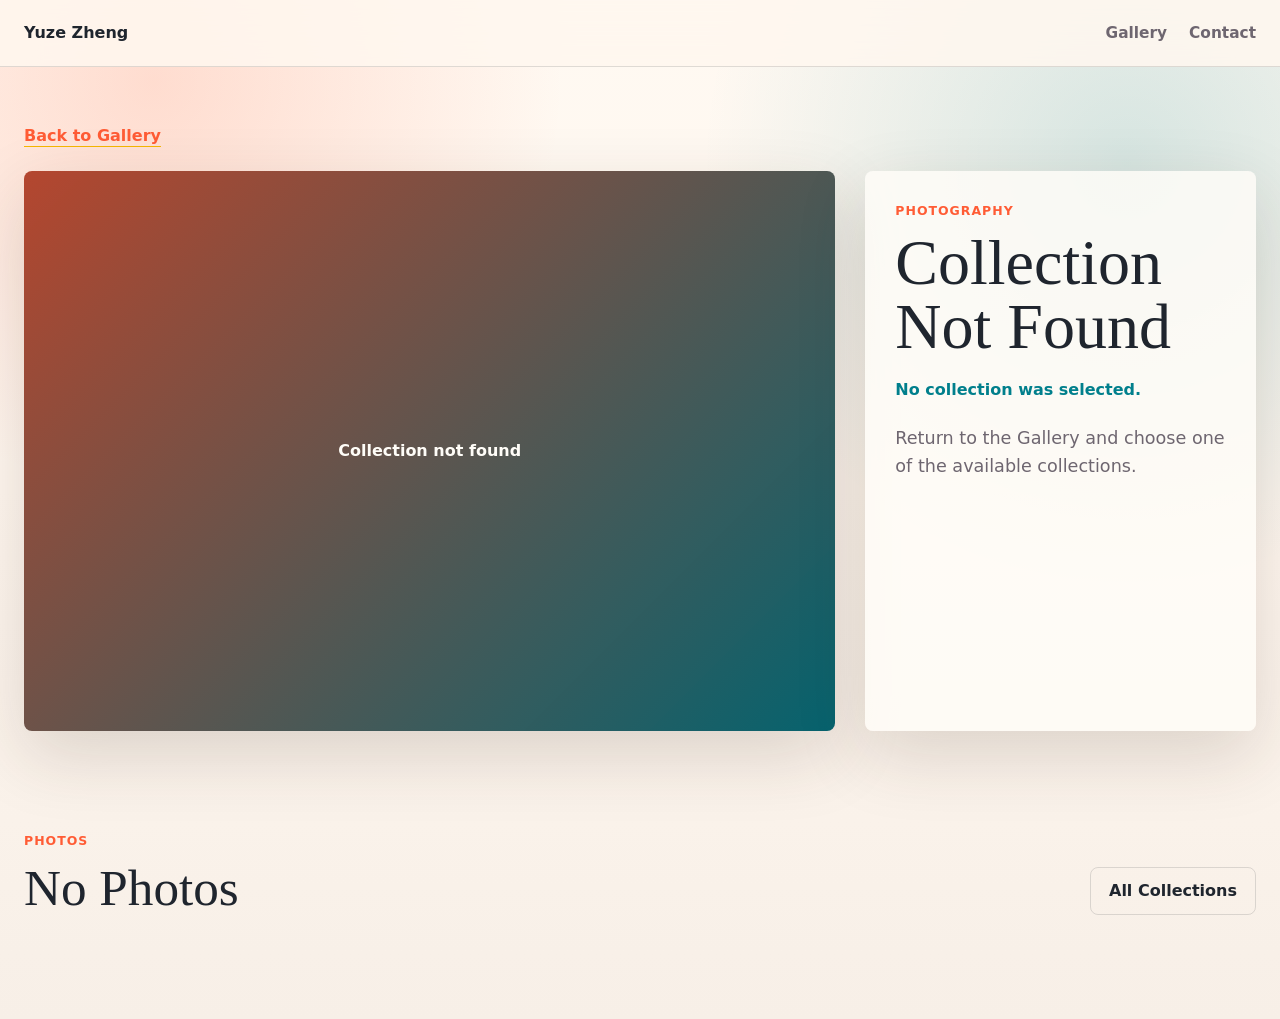
<file: collection.html>
<!doctype html>
<html lang="en">
  <head>
    <meta charset="utf-8">
    <meta name="viewport" content="width=device-width, initial-scale=1">
    <meta name="description" content="Photography collection by Yuze Zheng.">
    <title>Photography Collection | Yuze Zheng</title>
    <link rel="stylesheet" href="style.css?v=20260528-albums">
  </head>
  <body class="collection-page">
    <!-- Collection pages are generated from data/collections.json and data/photos.json.
      Add photo files under assets/photos/<collection>/ and update JSON data files.
    -->
    <header class="site-header">
      <nav class="nav" aria-label="Collection navigation">
        <a class="brand" href="index.html#home">Yuze Zheng</a>
        <div class="collection-links">
          <a href="index.html#photography">Gallery</a>
          <a href="index.html#contact">Contact</a>
        </div>
      </nav>
    </header>

    <main>
      <section class="collection-hero section">
        <a class="back-link" href="index.html#photography">Back to Gallery</a>
        <div class="collection-layout" id="collection-layout">
          <div class="collection-image" id="collection-cover"></div>
          <aside class="collection-info">
            <p class="eyebrow" id="collection-theme">Photography</p>
            <h1 id="collection-title">Collection</h1>
            <p class="collection-meta" id="collection-count"></p>
            <p class="collection-caption" id="collection-description"></p>
          </aside>
        </div>
      </section>

      <section class="section collection-strip-section">
        <div class="section-heading split">
          <div>
            <p class="eyebrow">Photos</p>
            <h2 id="related-title">Collection</h2>
          </div>
          <a class="button ghost" href="index.html#photography">All Collections</a>
        </div>
        <div class="collection-grid" id="collection-grid"></div>
      </section>
    </main>

    <div class="lightbox" id="lightbox" role="dialog" aria-modal="true" aria-label="Photo preview" hidden>
      <button class="lightbox-close" type="button" aria-label="Close photo preview">&times;</button>
      <div class="lightbox-content">
        <img id="lightbox-image" alt="">
        <div class="lightbox-caption">
          <h3 id="lightbox-title"></h3>
          <p id="lightbox-meta"></p>
          <p id="lightbox-text"></p>
        </div>
      </div>
    </div>

    <script src="collection.js?v=20260528-albums"></script>
  </body>
</html>
</file>
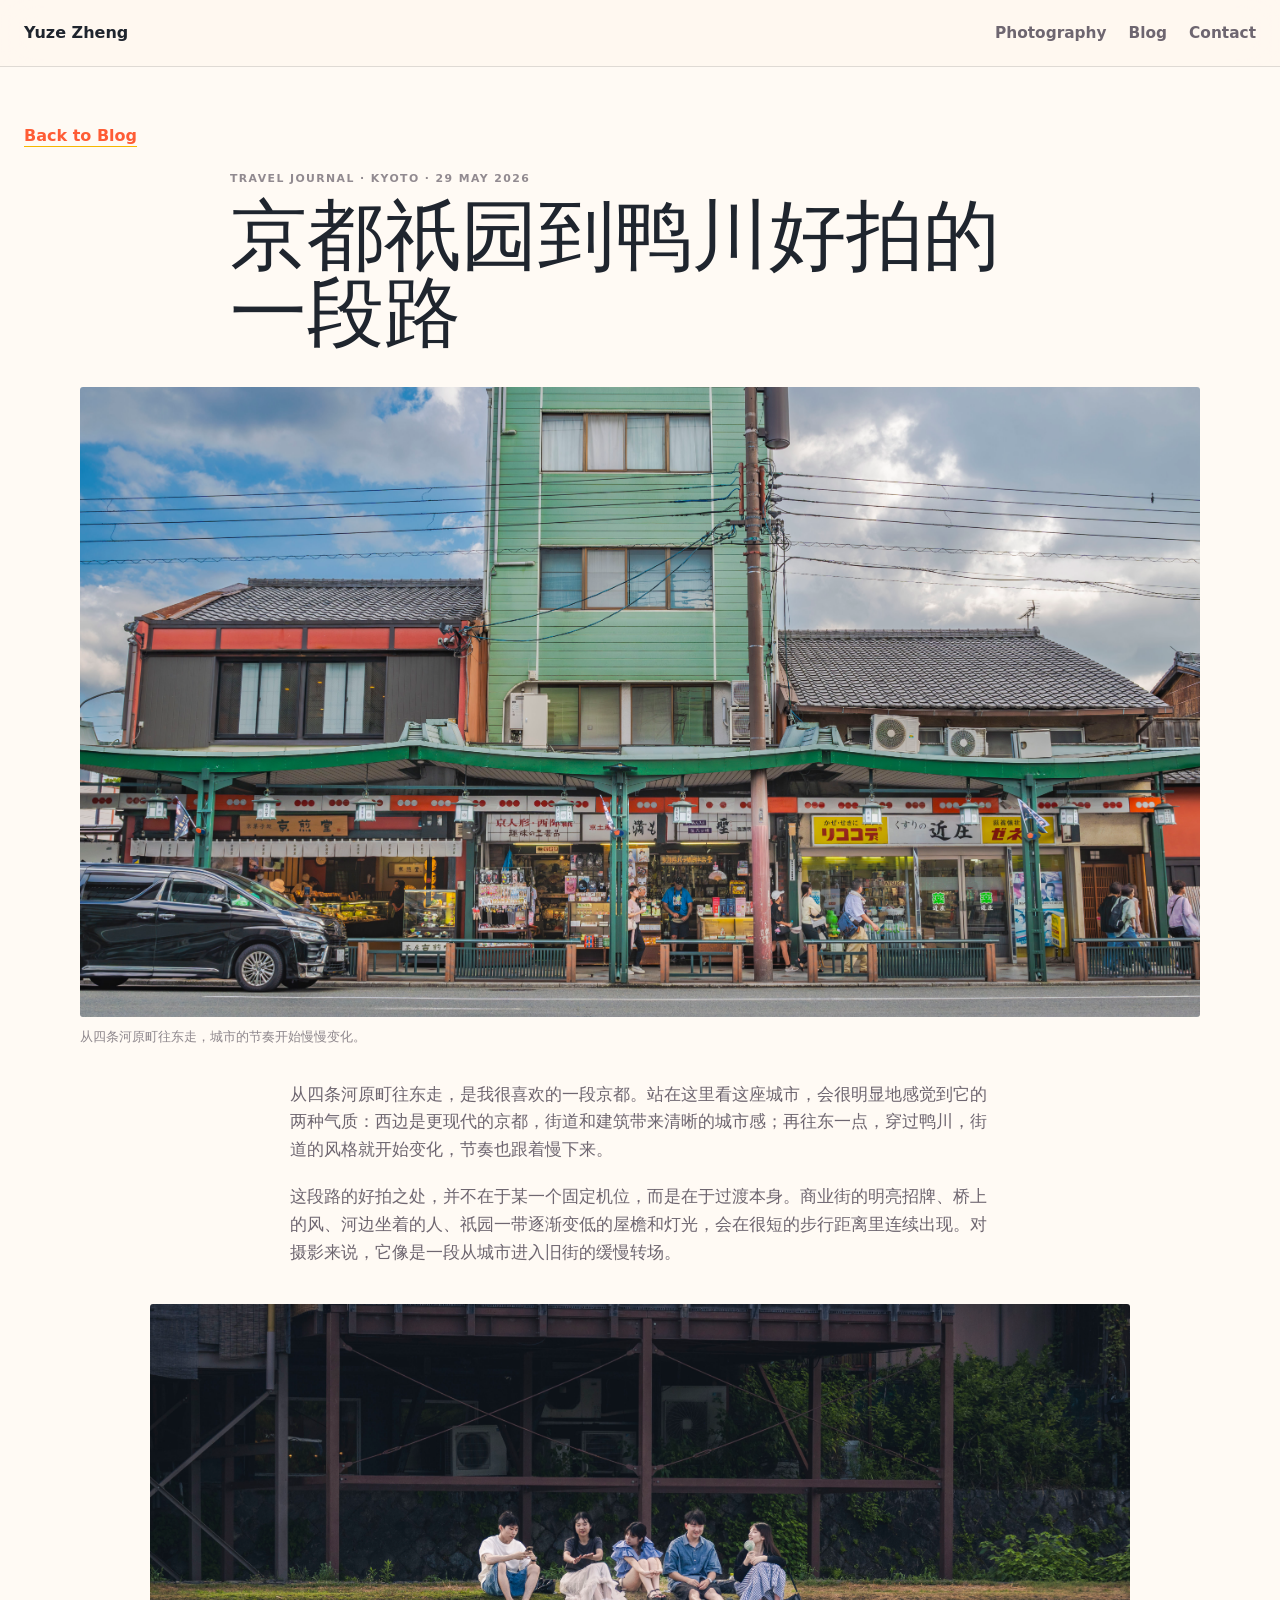
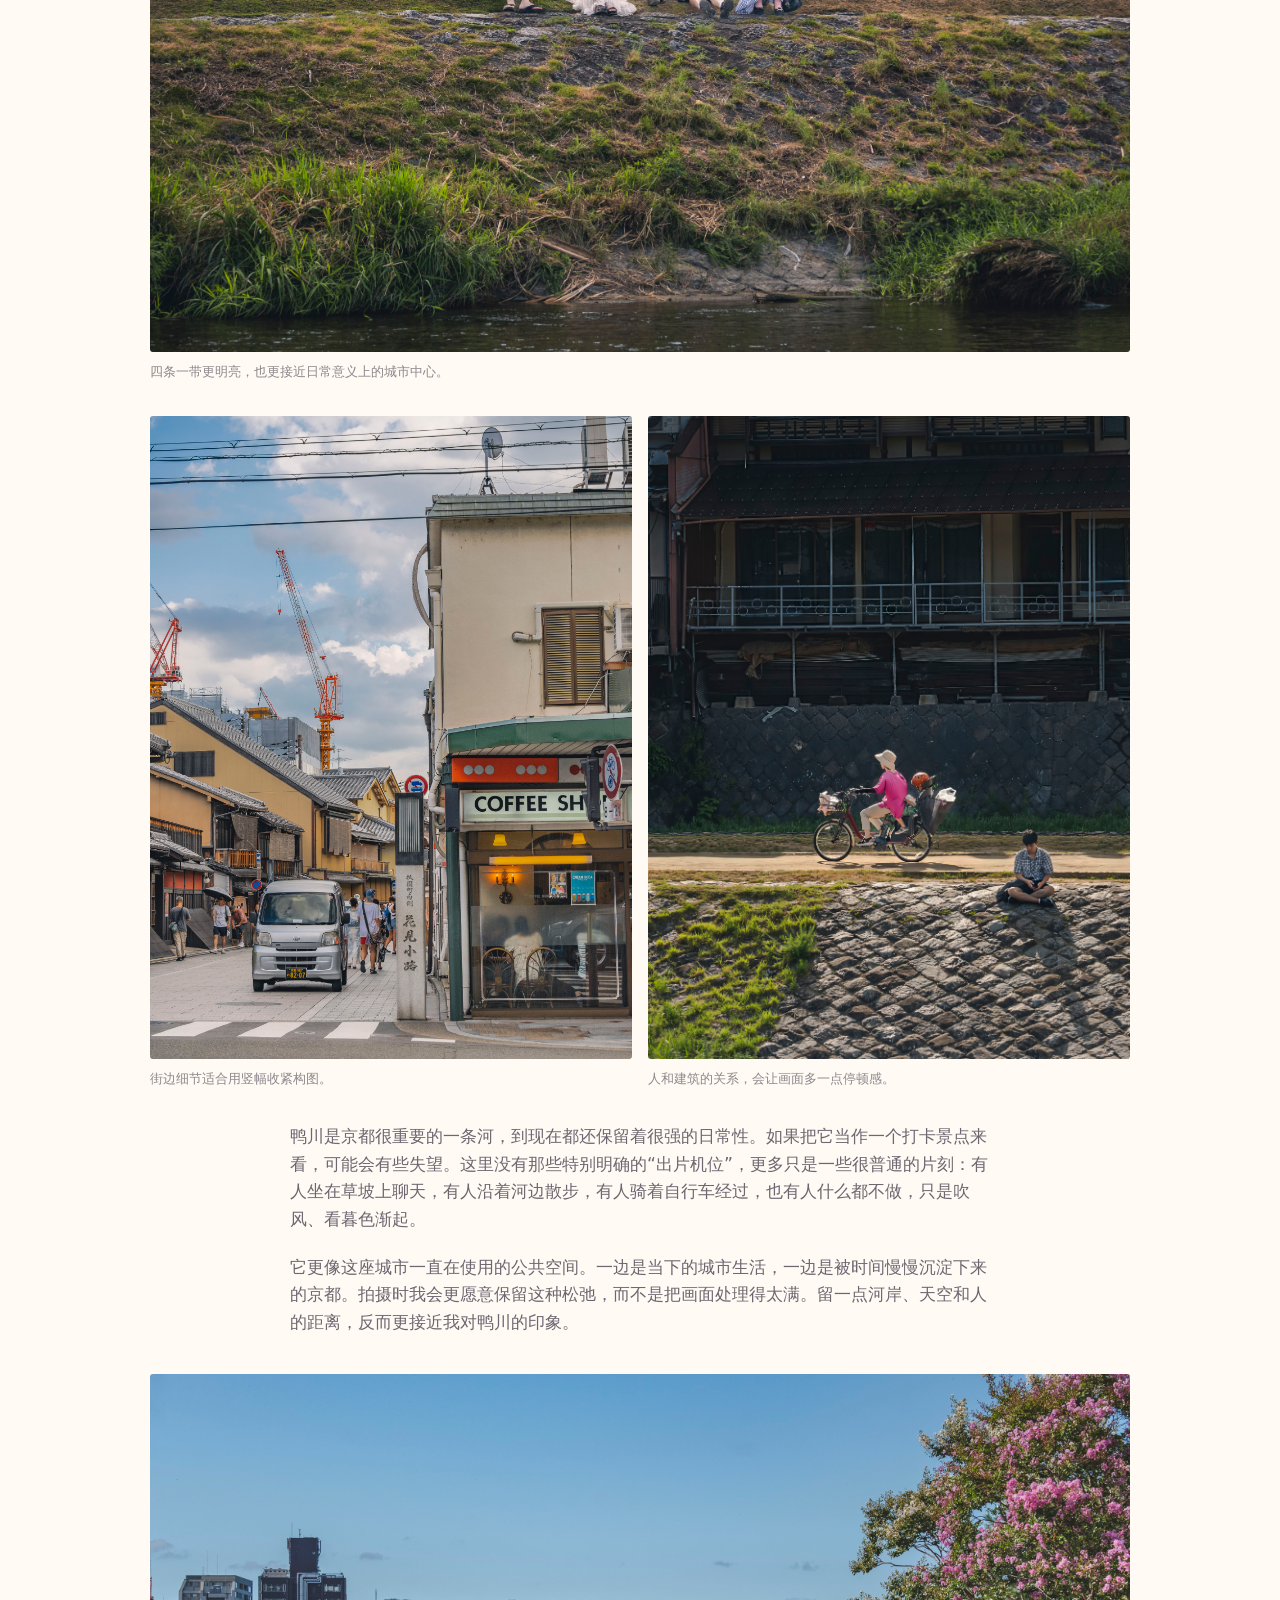
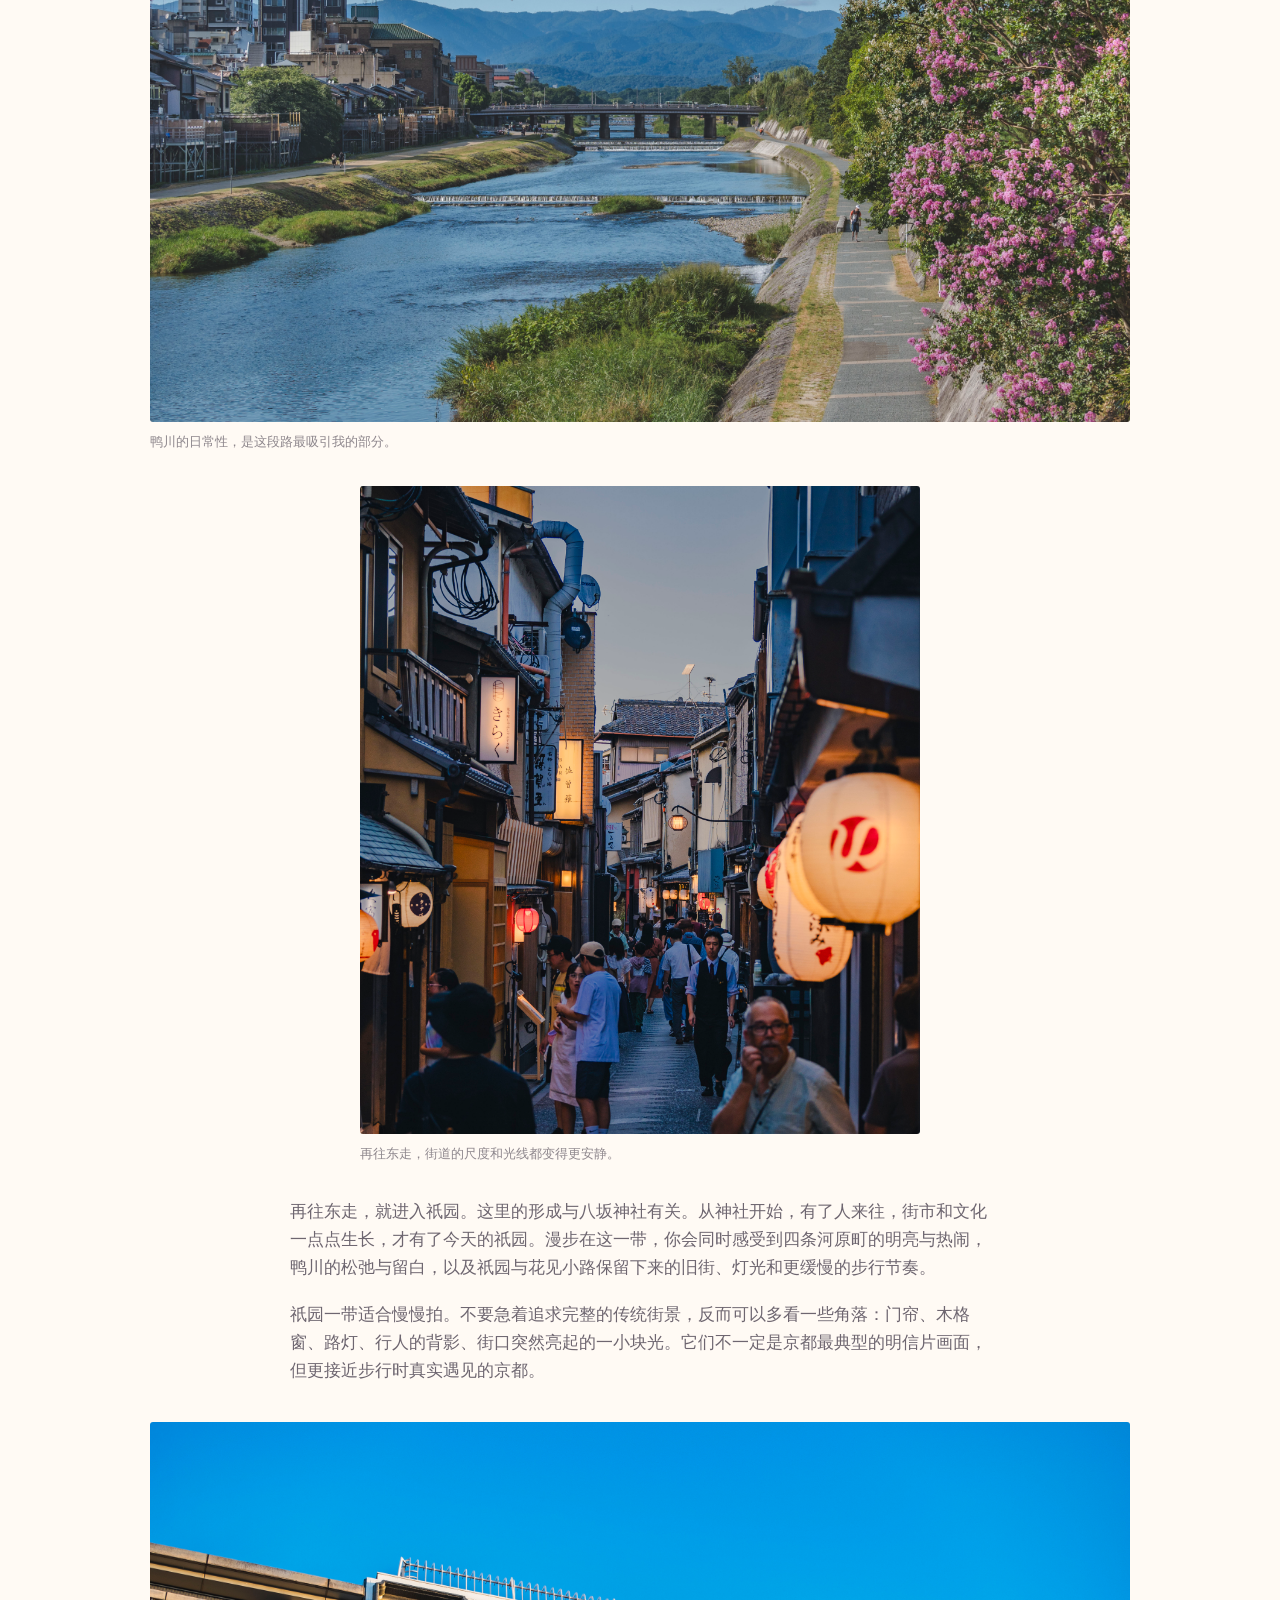
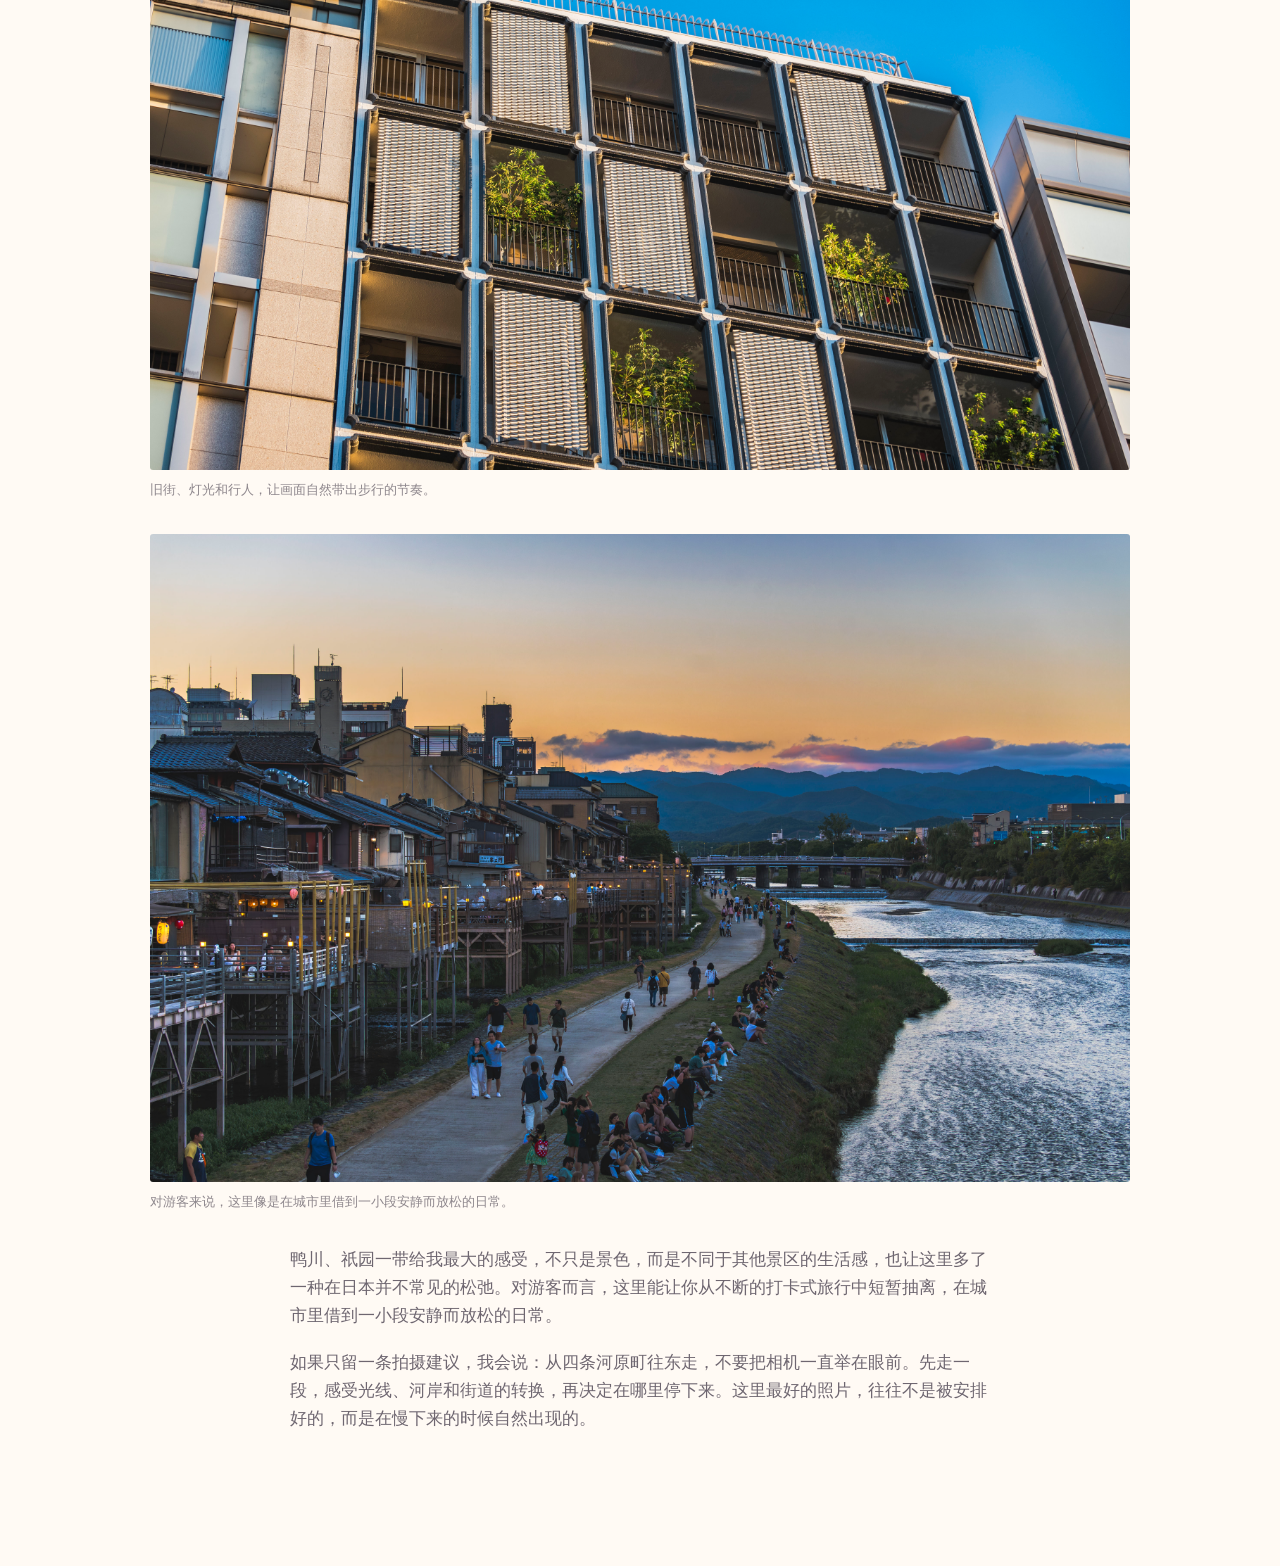
<file: blog/posts/morning-light-lake-michigan.html>
<!doctype html>
<html lang="zh-CN">
  <head>
    <meta charset="utf-8">
    <meta name="viewport" content="width=device-width, initial-scale=1">
    <meta name="description" content="从京都祇园到鸭川的一段摄影散步记录。">
    <title>京都祇园到鸭川好拍的一段路 | Yuze Zheng Photography</title>
    <link rel="stylesheet" href="../../style.css?v=20260529-blog">
  </head>
  <body class="blog-page blog-post-page">
    <!-- Blog 1 images are stored in ../../assets/images/blog/blog1/.
      To update this post, edit the title, metadata, paragraphs, image paths, and captions here.
      The Blog preview card is edited in ../../data/blogPosts.json.
    -->
    <header class="site-header">
      <nav class="nav" aria-label="Primary navigation">
        <a class="brand" href="../../index.html#home">Yuze Zheng</a>
        <div class="collection-links">
          <a href="../../index.html#photography">Photography</a>
          <a href="../index.html">Blog</a>
          <a href="../../index.html#contact">Contact</a>
        </div>
      </nav>
    </header>

    <main>
      <article class="blog-post">
        <a class="back-link" href="../index.html">Back to Blog</a>
        <header class="blog-post-header">
          <p class="blog-meta">TRAVEL JOURNAL · KYOTO · 29 MAY 2026</p>
          <h1>京都祇园到鸭川好拍的一段路</h1>
        </header>

        <figure class="blog-hero-image">
          <img src="../../assets/images/blog/blog1/DSC_3442-Enhanced-NR_1.jpg" alt="京都祇园附近的街景">
          <figcaption>从四条河原町往东走，城市的节奏开始慢慢变化。</figcaption>
        </figure>

        <div class="blog-post-body">
          <p>从四条河原町往东走，是我很喜欢的一段京都。站在这里看这座城市，会很明显地感觉到它的两种气质：西边是更现代的京都，街道和建筑带来清晰的城市感；再往东一点，穿过鸭川，街道的风格就开始变化，节奏也跟着慢下来。</p>
          <p>这段路的好拍之处，并不在于某一个固定机位，而是在于过渡本身。商业街的明亮招牌、桥上的风、河边坐着的人、祇园一带逐渐变低的屋檐和灯光，会在很短的步行距离里连续出现。对摄影来说，它像是一段从城市进入旧街的缓慢转场。</p>
        </div>

        <figure class="blog-wide-image">
          <img src="../../assets/images/blog/blog1/DSC_3505.jpg" alt="京都街道与行人">
          <figcaption>四条一带更明亮，也更接近日常意义上的城市中心。</figcaption>
        </figure>

        <div class="blog-image-pair">
          <figure>
            <img src="../../assets/images/blog/blog1/DSC_3456.jpg" alt="京都街边的竖幅画面">
            <figcaption>街边细节适合用竖幅收紧构图。</figcaption>
          </figure>
          <figure>
            <img src="../../assets/images/blog/blog1/DSC_3470-gigapixel-recover%20v2-1x.jpg" alt="京都街头竖幅光影">
            <figcaption>人和建筑的关系，会让画面多一点停顿感。</figcaption>
          </figure>
        </div>

        <div class="blog-post-body">
          <p>鸭川是京都很重要的一条河，到现在都还保留着很强的日常性。如果把它当作一个打卡景点来看，可能会有些失望。这里没有那些特别明确的“出片机位”，更多只是一些很普通的片刻：有人坐在草坡上聊天，有人沿着河边散步，有人骑着自行车经过，也有人什么都不做，只是吹风、看暮色渐起。</p>
          <p>它更像这座城市一直在使用的公共空间。一边是当下的城市生活，一边是被时间慢慢沉淀下来的京都。拍摄时我会更愿意保留这种松弛，而不是把画面处理得太满。留一点河岸、天空和人的距离，反而更接近我对鸭川的印象。</p>
        </div>

        <figure class="blog-wide-image">
          <img src="../../assets/images/blog/blog1/DSC_3517.jpg" alt="鸭川附近的城市与河岸">
          <figcaption>鸭川的日常性，是这段路最吸引我的部分。</figcaption>
        </figure>

        <figure class="blog-portrait-image">
          <img src="../../assets/images/blog/blog1/DSC_3538.jpg" alt="祇园附近的竖幅街景">
          <figcaption>再往东走，街道的尺度和光线都变得更安静。</figcaption>
        </figure>

        <div class="blog-post-body">
          <p>再往东走，就进入祇园。这里的形成与八坂神社有关。从神社开始，有了人来往，街市和文化一点点生长，才有了今天的祇园。漫步在这一带，你会同时感受到四条河原町的明亮与热闹，鸭川的松弛与留白，以及祇园与花见小路保留下来的旧街、灯光和更缓慢的步行节奏。</p>
          <p>祇园一带适合慢慢拍。不要急着追求完整的传统街景，反而可以多看一些角落：门帘、木格窗、路灯、行人的背影、街口突然亮起的一小块光。它们不一定是京都最典型的明信片画面，但更接近步行时真实遇见的京都。</p>
        </div>

        <figure class="blog-wide-image">
          <img src="../../assets/images/blog/blog1/DSC_3545.jpg" alt="祇园附近的横幅街景">
          <figcaption>旧街、灯光和行人，让画面自然带出步行的节奏。</figcaption>
        </figure>

        <figure class="blog-wide-image">
          <img src="../../assets/images/blog/blog1/DSC_3562-Enhanced-NR.jpg" alt="京都祇园到鸭川路线上的街道">
          <figcaption>对游客来说，这里像是在城市里借到一小段安静而放松的日常。</figcaption>
        </figure>

        <div class="blog-post-body">
          <p>鸭川、祇园一带给我最大的感受，不只是景色，而是不同于其他景区的生活感，也让这里多了一种在日本并不常见的松弛。对游客而言，这里能让你从不断的打卡式旅行中短暂抽离，在城市里借到一小段安静而放松的日常。</p>
          <p>如果只留一条拍摄建议，我会说：从四条河原町往东走，不要把相机一直举在眼前。先走一段，感受光线、河岸和街道的转换，再决定在哪里停下来。这里最好的照片，往往不是被安排好的，而是在慢下来的时候自然出现的。</p>
        </div>
      </article>
    </main>
  </body>
</html>
</file>
<file: style.css>
:root {
  --bg: #fff7ef;
  --surface: #fffdf8;
  --surface-strong: #171a21;
  --text: #1f252e;
  --muted: #6e6670;
  --line: rgba(31, 37, 46, 0.14);
  --accent: #ff5c35;
  --accent-two: #007f8c;
  --accent-three: #f5b700;
  --shadow: 0 24px 70px rgba(55, 35, 25, 0.16);
  --radius: 8px;
  --max-width: 1320px;
}

* {
  box-sizing: border-box;
}

html {
  scroll-behavior: smooth;
}

body {
  margin: 0;
  background:
    radial-gradient(circle at 12% 8%, rgba(255, 92, 53, 0.18), transparent 28%),
    radial-gradient(circle at 88% 16%, rgba(0, 127, 140, 0.16), transparent 30%),
    linear-gradient(180deg, #fff9f2 0%, #fff7ef 48%, #f7efe7 100%);
  color: var(--text);
  font-family: Inter, ui-sans-serif, system-ui, -apple-system, BlinkMacSystemFont, "Segoe UI", sans-serif;
  line-height: 1.6;
}

a {
  color: inherit;
}

img {
  display: block;
  max-width: 100%;
}

.site-header {
  position: sticky;
  top: 0;
  z-index: 20;
  background: rgba(255, 247, 239, 0.86);
  border-bottom: 1px solid var(--line);
  backdrop-filter: blur(18px);
}

.nav {
  display: flex;
  align-items: center;
  justify-content: space-between;
  max-width: var(--max-width);
  min-height: 66px;
  margin: 0 auto;
  padding: 0 24px;
}

.brand {
  font-weight: 800;
  text-decoration: none;
}

.nav-links {
  display: flex;
  gap: 22px;
  align-items: center;
}

.nav-links a {
  color: var(--muted);
  font-size: 0.96rem;
  font-weight: 650;
  text-decoration: none;
}

.nav-links a:hover,
.nav-links a:focus {
  color: var(--accent);
}

.nav-toggle {
  display: none;
  width: 42px;
  height: 42px;
  border: 1px solid var(--line);
  border-radius: var(--radius);
  background: var(--surface);
  cursor: pointer;
}

.nav-toggle span {
  display: block;
  width: 18px;
  height: 2px;
  margin: 4px auto;
  background: var(--text);
}

.section {
  max-width: var(--max-width);
  margin: 0 auto;
  padding: 72px 24px;
  scroll-margin-top: 82px;
}

.hero {
  position: relative;
  min-height: auto;
  padding: 18px 24px 34px;
}

.eyebrow {
  margin: 0 0 10px;
  color: var(--accent);
  font-size: 0.78rem;
  font-weight: 850;
  letter-spacing: 0.08em;
  text-transform: uppercase;
}

h1,
h2,
h3,
p {
  overflow-wrap: anywhere;
}

h1 {
  max-width: 640px;
  margin: 0;
  font-family: Georgia, "Times New Roman", serif;
  font-size: clamp(3.1rem, 6vw, 5.2rem);
  font-weight: 520;
  line-height: 1;
  letter-spacing: 0;
}

h2 {
  margin: 0;
  font-family: Georgia, "Times New Roman", serif;
  font-size: clamp(2rem, 4vw, 3.6rem);
  font-weight: 520;
  line-height: 1.06;
  letter-spacing: 0;
}

h3 {
  margin: 0 0 12px;
  font-size: 1.04rem;
  letter-spacing: 0;
}

.hero-intro {
  max-width: 540px;
  margin: 22px 0 0;
  color: var(--muted);
  font-size: 1.12rem;
}

.button-row {
  display: flex;
  flex-wrap: wrap;
  gap: 12px;
  margin-top: 32px;
}

.button,
.filter-button {
  display: inline-flex;
  align-items: center;
  justify-content: center;
  min-height: 44px;
  border: 1px solid var(--line);
  border-radius: var(--radius);
  background: var(--surface);
  color: var(--text);
  cursor: pointer;
  font: inherit;
  font-weight: 750;
  text-decoration: none;
  transition: transform 160ms ease, border-color 160ms ease, background 160ms ease, color 160ms ease;
}

.button {
  padding: 10px 18px;
}

.button:hover,
.button:focus,
.filter-button:hover,
.filter-button:focus {
  border-color: var(--accent);
  transform: translateY(-1px);
}

.button.primary,
.filter-button.active {
  border-color: var(--accent);
  background: var(--accent);
  color: #ffffff;
}

.button.ghost {
  background: transparent;
}

.collage-hero {
  display: grid;
  align-items: stretch;
  max-width: none;
  padding-left: 22px;
  padding-right: 22px;
}

.collage-label {
  position: absolute;
  top: 34px;
  left: 34px;
  z-index: 2;
  border-radius: var(--radius);
  background: rgba(255, 247, 239, 0.78);
  color: var(--muted);
  padding: 10px 12px;
  backdrop-filter: blur(14px);
}

.collage-label .eyebrow {
  margin: 0 0 3px;
}

.collage-label p:not(.eyebrow) {
  margin: 0;
  font-size: 0.86rem;
  font-weight: 700;
}

.photo-collage {
  display: grid;
  grid-template-columns: repeat(12, minmax(0, 1fr));
  grid-template-rows: repeat(6, minmax(54px, 1fr));
  gap: 10px;
  width: 100%;
  max-width: var(--max-width);
  min-height: 0;
  height: min(680px, calc(100vh - 132px));
  margin: 0 auto;
}

.collage-tile {
  display: grid;
  place-items: center;
  min-width: 0;
  min-height: 0;
  margin: 0;
  overflow: hidden;
  border-radius: var(--radius);
  background:
    linear-gradient(135deg, rgba(255, 92, 53, 0.52), rgba(0, 127, 140, 0.54)),
    #171a21;
  box-shadow: 0 20px 60px rgba(55, 35, 25, 0.12);
}

.collage-tile img {
  width: 100%;
  height: 100%;
  object-fit: cover;
}

.collage-tile span {
  color: #fffdf8;
  font-size: 0.92rem;
  font-weight: 800;
  padding: 18px;
  text-align: center;
}

.tile-1 {
  grid-column: 1 / span 4;
  grid-row: 1 / span 4;
}

.tile-2 {
  grid-column: 5 / span 4;
  grid-row: 1 / span 3;
}

.tile-3 {
  grid-column: 9 / span 4;
  grid-row: 1 / span 3;
}

.tile-4 {
  grid-column: 5 / span 3;
  grid-row: 4 / span 3;
}

.tile-5 {
  grid-column: 8 / span 5;
  grid-row: 4 / span 3;
}

.tile-6 {
  grid-column: 1 / span 2;
  grid-row: 5 / span 2;
}

.tile-7 {
  grid-column: 3 / span 2;
  grid-row: 5 / span 2;
}

.tile-8 {
  grid-column: 8 / span 1;
  grid-row: 3 / span 1;
}

.tile-8 img {
  filter: saturate(1.05);
}

.section-heading {
  margin-bottom: 32px;
}

.section-heading.split {
  display: flex;
  gap: 20px;
  align-items: end;
  justify-content: space-between;
}

.about-section {
  padding-top: 54px;
}

.about-layout {
  display: grid;
  grid-template-columns: minmax(240px, 0.34fr) minmax(0, 0.66fr);
  gap: 26px;
  align-items: start;
}

.portrait-panel {
  display: grid;
  gap: 16px;
}

.portrait-card {
  margin: 0;
  overflow: hidden;
  border: 1px solid var(--line);
  border-radius: var(--radius);
  background: rgba(255, 253, 248, 0.82);
  box-shadow: 0 18px 46px rgba(55, 35, 25, 0.11);
}

.portrait-frame {
  display: grid;
  place-items: center;
  aspect-ratio: 1 / 1;
  overflow: hidden;
  background:
    linear-gradient(135deg, rgba(255, 92, 53, 0.14), rgba(0, 127, 140, 0.16)),
    #fffdf8;
}

.portrait-frame img {
  width: 100%;
  height: 100%;
  object-fit: cover;
}

.portrait-placeholder {
  display: grid;
  place-items: center;
  width: 100%;
  height: 100%;
  color: rgba(31, 37, 46, 0.48);
  font-family: Georgia, "Times New Roman", serif;
  font-size: clamp(3rem, 9vw, 5rem);
}

.portrait-card figcaption {
  margin: 0;
  border-top: 1px solid var(--line);
  color: var(--accent-two);
  font-size: 0.92rem;
  font-weight: 800;
  padding: 13px 15px;
}

.quick-facts {
  display: flex;
  flex-wrap: wrap;
  gap: 8px;
}

.quick-facts span {
  border: 1px solid rgba(31, 37, 46, 0.12);
  border-radius: 999px;
  background: rgba(255, 253, 248, 0.72);
  color: var(--muted);
  font-size: 0.86rem;
  font-weight: 750;
  padding: 7px 11px;
}

.intro-content {
  display: grid;
  gap: 18px;
}

.intro-kicker {
  border-bottom: 1px solid rgba(31, 37, 46, 0.12);
  padding-bottom: 14px;
}

.intro-kicker h3 {
  margin: 0 0 4px;
  font-family: Georgia, "Times New Roman", serif;
  font-size: clamp(1.8rem, 3vw, 2.5rem);
  font-weight: 520;
  line-height: 1.05;
}

.intro-kicker p:last-child {
  margin: 0;
  color: var(--muted);
  font-size: 0.96rem;
}

.intro-copy {
  border-left: 5px solid var(--accent-two);
  border-radius: var(--radius);
  background: rgba(255, 253, 248, 0.74);
  box-shadow: 0 18px 46px rgba(55, 35, 25, 0.1);
  padding: 26px;
}

.intro-actions {
  display: flex;
  flex-wrap: wrap;
  gap: 10px;
}

.prose {
  color: var(--muted);
  font-size: 1.08rem;
}

.prose p {
  margin: 0 0 18px;
}

.prose p:last-child {
  margin-bottom: 0;
}

.gallery-section {
  max-width: none;
  background: #171a21;
  color: #fffdf8;
}

.gallery-section > * {
  max-width: var(--max-width);
  margin-left: auto;
  margin-right: auto;
}

.gallery-section .eyebrow,
.photo-meta {
  color: var(--accent-three);
}

.gallery-section h2 {
  color: #fffdf8;
}

.filter-bar {
  display: flex;
  flex-wrap: wrap;
  gap: 8px;
  justify-content: flex-end;
}

.filter-button {
  min-height: 38px;
  padding: 8px 12px;
  border-color: rgba(255, 255, 255, 0.22);
  background: rgba(255, 255, 255, 0.08);
  color: #fffdf8;
}

.filter-button.active {
  border-color: var(--accent-three);
  background: var(--accent-three);
  color: #171a21;
}

.gallery {
  display: grid;
  grid-template-columns: repeat(4, minmax(0, 1fr));
  gap: 18px;
}

.collection-card-grid {
  display: grid;
  grid-template-columns: repeat(4, minmax(0, 1fr));
  gap: 22px;
}

.collection-card {
  display: grid;
  grid-template-rows: auto 1fr;
  overflow: hidden;
  min-height: 420px;
  border: 1px solid rgba(255, 255, 255, 0.16);
  border-radius: var(--radius);
  background: #222630;
  box-shadow: 0 22px 55px rgba(0, 0, 0, 0.22);
  color: #fffdf8;
  text-decoration: none;
}

.collection-card-media {
  position: relative;
  aspect-ratio: 3 / 4;
  min-height: 0;
  overflow: hidden;
  background:
    linear-gradient(135deg, rgba(255, 92, 53, 0.7), rgba(0, 127, 140, 0.72)),
    #171a21;
}

.collection-card-media::after {
  position: absolute;
  inset: 0;
  content: "";
  background: linear-gradient(180deg, transparent 40%, rgba(23, 26, 33, 0.42));
}

.collection-card-media img {
  position: absolute;
  inset: 0;
  width: 100%;
  height: 100%;
  object-fit: cover;
  transition: transform 260ms ease;
}

.collection-card:hover .collection-card-media img,
.collection-card:focus .collection-card-media img {
  transform: scale(1.035);
}

.collection-card-body {
  display: flex;
  flex-direction: column;
  padding: 18px;
}

.collection-card-body h3 {
  margin-bottom: 8px;
  font-family: Georgia, "Times New Roman", serif;
  font-size: clamp(1.55rem, 2.4vw, 2.1rem);
  line-height: 1.04;
}

.collection-card-body p:not(.photo-meta) {
  margin: 0;
  color: rgba(255, 253, 248, 0.76);
}

.view-collection {
  display: inline-flex;
  align-items: center;
  align-self: flex-start;
  min-height: 38px;
  margin-top: auto;
  border-bottom: 2px solid var(--accent-three);
  color: #fffdf8;
  font-weight: 850;
}

.latest-blog-section,
.blog-page {
  background: #fffaf4;
}

.text-link {
  color: var(--accent);
  font-size: 0.92rem;
  font-weight: 800;
  text-decoration-color: var(--accent-three);
  text-underline-offset: 5px;
}

.blog-index-header {
  padding-bottom: 32px;
}

.blog-index-header h1,
.blog-post-header h1 {
  color: var(--text);
  font-family: Georgia, "Times New Roman", serif;
  font-weight: 520;
  letter-spacing: 0;
}

.blog-intro {
  max-width: 640px;
  margin: 20px 0 30px;
  color: var(--muted);
  font-size: 1.06rem;
}

.blog-filter-bar {
  display: flex;
  flex-wrap: wrap;
  gap: 10px;
}

.blog-filter-button {
  border: 0;
  border-bottom: 1px solid transparent;
  background: transparent;
  color: var(--muted);
  cursor: pointer;
  font: inherit;
  font-size: 0.74rem;
  font-weight: 850;
  letter-spacing: 0.12em;
  padding: 4px 0;
  text-transform: uppercase;
}

.blog-filter-button[aria-pressed="true"],
.blog-filter-button:hover,
.blog-filter-button:focus {
  border-color: var(--accent);
  color: var(--text);
}

.blog-list-section {
  padding-top: 10px;
}

.blog-preview-grid {
  display: grid;
  gap: 46px 34px;
}

.blog-index-grid {
  grid-template-columns: repeat(4, minmax(0, 1fr));
}

.latest-blog-grid {
  grid-template-columns: repeat(4, minmax(0, 1fr));
}

.blog-preview {
  min-width: 0;
}

.blog-preview-link {
  display: block;
  color: inherit;
  text-decoration: none;
}

.blog-preview-image {
  display: grid;
  place-items: center;
  aspect-ratio: 16 / 10;
  margin-bottom: 15px;
  overflow: hidden;
  border-radius: 3px;
  background:
    linear-gradient(135deg, rgba(255, 92, 53, 0.24), rgba(0, 127, 140, 0.2)),
    #f4eee7;
  color: var(--muted);
}

.blog-preview-image img {
  width: 100%;
  height: 100%;
  object-fit: cover;
  transition: opacity 160ms ease;
}

.blog-preview-link:hover img,
.blog-preview-link:focus img {
  opacity: 0.82;
}

.blog-preview h2,
.blog-preview h3 {
  display: -webkit-box;
  overflow: hidden;
  margin: 0 0 8px;
  color: var(--text);
  font-family: Georgia, "Times New Roman", serif;
  font-size: clamp(1.08rem, 1.55vw, 1.38rem);
  font-weight: 520;
  line-height: 1.12;
  -webkit-box-orient: vertical;
  -webkit-line-clamp: 2;
}

.blog-preview-link:hover h2,
.blog-preview-link:focus h2,
.blog-preview-link:hover h3,
.blog-preview-link:focus h3 {
  text-decoration: underline;
  text-decoration-thickness: 1px;
  text-underline-offset: 5px;
}

.blog-meta {
  margin: 0;
  color: rgba(110, 102, 112, 0.76);
  font-size: 0.68rem;
  font-weight: 850;
  letter-spacing: 0.13em;
  line-height: 1.5;
  text-transform: uppercase;
}

.blog-post {
  max-width: var(--max-width);
  margin: 0 auto;
  padding: 56px 24px 96px;
}

.blog-post-header {
  max-width: 820px;
  margin: 0 auto 34px;
}

.blog-post-header h1 {
  max-width: 820px;
  margin-top: 12px;
  font-size: clamp(2.7rem, 6vw, 5.4rem);
}

.blog-hero-image,
.blog-wide-image,
.blog-portrait-image {
  margin: 0 auto 34px;
}

.blog-hero-image {
  max-width: 1120px;
}

.blog-wide-image {
  max-width: 980px;
}

.blog-portrait-image {
  max-width: 560px;
}

.blog-hero-image img,
.blog-wide-image img,
.blog-portrait-image img {
  width: 100%;
  max-height: 72vh;
  border-radius: 3px;
  object-fit: cover;
}

.blog-hero-image img {
  aspect-ratio: 16 / 9;
}

.blog-wide-image img {
  aspect-ratio: 3 / 2;
}

.blog-portrait-image img {
  aspect-ratio: 3 / 4;
}

.blog-hero-image figcaption,
.blog-wide-image figcaption,
.blog-portrait-image figcaption,
.blog-image-pair figcaption {
  margin-top: 9px;
  color: rgba(110, 102, 112, 0.78);
  font-size: 0.82rem;
}

.blog-image-pair {
  display: grid;
  grid-template-columns: repeat(2, minmax(0, 1fr));
  gap: 16px;
  max-width: 980px;
  margin: 0 auto 34px;
}

.blog-image-pair figure {
  margin: 0;
}

.blog-image-pair img {
  width: 100%;
  aspect-ratio: 3 / 4;
  border-radius: 3px;
  object-fit: cover;
}

.blog-post-body {
  max-width: 700px;
  margin: 0 auto 38px;
  color: var(--muted);
  font-size: 1.08rem;
}

.blog-post-body p {
  margin: 0 0 20px;
}

.photo-card {
  overflow: hidden;
  border: 1px solid rgba(255, 255, 255, 0.16);
  border-radius: var(--radius);
  background: #222630;
  box-shadow: 0 22px 55px rgba(0, 0, 0, 0.22);
}

.photo-button {
  display: block;
  width: 100%;
  padding: 0;
  border: 0;
  background: transparent;
  color: inherit;
  cursor: pointer;
  text-align: left;
}

.photo-button:hover .photo-media img,
.photo-button:focus .photo-media img {
  transform: scale(1.035);
}

.photo-media {
  display: grid;
  place-items: center;
  aspect-ratio: 4 / 3;
  background: linear-gradient(135deg, rgba(255, 92, 53, 0.7), rgba(0, 127, 140, 0.72));
  color: #fffdf8;
  overflow: hidden;
}

.photo-media img {
  width: 100%;
  height: 100%;
  object-fit: cover;
  transition: transform 220ms ease;
}

.photo-fallback {
  padding: 22px;
  text-align: center;
  font-size: 0.92rem;
}

.photo-body {
  padding: 16px;
}

.photo-meta {
  margin: 0 0 7px;
  font-size: 0.82rem;
  font-weight: 800;
}

.photo-body h3 {
  margin-bottom: 8px;
}

.photo-body p:last-child {
  margin: 0;
  color: rgba(255, 253, 248, 0.72);
  font-size: 0.95rem;
}

.contact-section {
  padding-bottom: 110px;
}

.contact-copy {
  max-width: 680px;
  color: var(--muted);
  font-size: 1.05rem;
}

.contact-links {
  display: flex;
  flex-wrap: wrap;
  gap: 10px;
}

.contact-link {
  display: inline-flex;
  align-items: center;
  gap: 9px;
  min-height: 46px;
  border: 1px solid var(--line);
  border-radius: var(--radius);
  background: var(--surface);
  color: var(--accent-two);
  padding: 9px 14px;
  font-weight: 750;
  text-decoration: none;
  transition: transform 160ms ease, border-color 160ms ease, box-shadow 160ms ease;
}

.contact-link:hover,
.contact-link:focus {
  border-color: var(--accent);
  box-shadow: 0 14px 30px rgba(255, 92, 53, 0.16);
  transform: translateY(-1px);
}

.contact-icon {
  display: inline-grid;
  flex: 0 0 auto;
  place-items: center;
  width: 24px;
  height: 24px;
  color: currentColor;
}

.contact-icon svg {
  width: 22px;
  height: 22px;
  fill: none;
  stroke: currentColor;
  stroke-linecap: round;
  stroke-linejoin: round;
  stroke-width: 1.8;
}

.xhs-icon {
  display: inline-grid;
  place-items: center;
  width: 24px;
  height: 24px;
  border-radius: 6px;
  background: #ff2442;
  color: #ffffff;
  font-size: 0.56rem;
  font-weight: 900;
  letter-spacing: 0;
}

.lightbox {
  position: fixed;
  inset: 0;
  z-index: 50;
  display: grid;
  place-items: center;
  padding: 24px;
  background: rgba(10, 12, 16, 0.88);
}

.lightbox[hidden] {
  display: none;
}

.lightbox-content {
  width: min(980px, 100%);
  max-height: 90vh;
  overflow: auto;
  border-radius: var(--radius);
  background: var(--surface);
}

.lightbox img {
  width: 100%;
  max-height: 72vh;
  object-fit: contain;
  background: #111b21;
}

.lightbox-caption {
  padding: 18px 20px 22px;
}

.lightbox-caption p {
  margin: 6px 0 0;
  color: var(--muted);
}

.lightbox-close {
  position: fixed;
  top: 18px;
  right: 18px;
  width: 44px;
  height: 44px;
  border: 1px solid rgba(255, 255, 255, 0.4);
  border-radius: var(--radius);
  background: rgba(255, 255, 255, 0.12);
  color: #ffffff;
  cursor: pointer;
  font-size: 2rem;
  line-height: 1;
}

.collection-page {
  min-height: 100vh;
}

.collection-links {
  display: flex;
  align-items: center;
  gap: 22px;
}

.collection-links a {
  color: var(--muted);
  font-size: 0.96rem;
  font-weight: 650;
  text-decoration: none;
}

.collection-links a:hover,
.collection-links a:focus {
  color: var(--accent);
}

.collection-hero {
  padding-top: 56px;
}

.back-link {
  display: inline-flex;
  margin-bottom: 22px;
  color: var(--accent);
  font-weight: 800;
  text-decoration-color: var(--accent-three);
  text-underline-offset: 5px;
}

.collection-layout {
  display: grid;
  grid-template-columns: minmax(0, 1.35fr) minmax(300px, 0.65fr);
  gap: 30px;
  align-items: stretch;
}

.collection-image {
  display: grid;
  place-items: center;
  min-height: 560px;
  overflow: hidden;
  border-radius: var(--radius);
  background:
    linear-gradient(135deg, rgba(255, 92, 53, 0.68), rgba(0, 127, 140, 0.72)),
    #171a21;
  box-shadow: var(--shadow);
  color: #fffdf8;
}

.collection-image img {
  width: 100%;
  height: 100%;
  max-height: 78vh;
  object-fit: contain;
  background: #171a21;
}

.collection-info {
  border-radius: var(--radius);
  background: rgba(255, 253, 248, 0.82);
  box-shadow: var(--shadow);
  padding: 30px;
}

.collection-info h1 {
  font-size: clamp(2.7rem, 5vw, 5.1rem);
}

.collection-meta {
  margin: 18px 0 0;
  color: var(--accent-two);
  font-weight: 850;
}

.collection-caption {
  margin: 22px 0 0;
  color: var(--muted);
  font-size: 1.1rem;
}

.collection-strip-section {
  padding-top: 28px;
}

.collection-grid {
  display: grid;
  grid-template-columns: repeat(4, minmax(0, 1fr));
  gap: 16px;
}

.collection-thumb {
  position: relative;
  min-height: 250px;
  overflow: hidden;
  border: 1px solid rgba(31, 37, 46, 0.14);
  border-radius: var(--radius);
  background:
    linear-gradient(135deg, rgba(255, 92, 53, 0.72), rgba(0, 127, 140, 0.72)),
    #171a21;
  color: #fffdf8;
  cursor: pointer;
  padding: 0;
  text-align: left;
}

.collection-thumb img {
  position: absolute;
  inset: 0;
  width: 100%;
  height: 100%;
  object-fit: cover;
  transition: transform 220ms ease;
}

.collection-thumb::after {
  position: absolute;
  inset: 0;
  content: "";
  background: linear-gradient(180deg, rgba(23, 26, 33, 0.02), rgba(23, 26, 33, 0.72));
}

.collection-thumb:hover img,
.collection-thumb:focus img {
  transform: scale(1.035);
}

.collection-thumb span {
  position: absolute;
  left: 14px;
  right: 14px;
  bottom: 14px;
  z-index: 1;
}

.collection-thumb strong,
.collection-thumb em {
  display: block;
  font-style: normal;
}

.collection-thumb em {
  margin-top: 4px;
  color: rgba(255, 253, 248, 0.72);
  font-size: 0.9rem;
}

.collection-thumb small {
  display: block;
  margin-top: 8px;
  color: rgba(255, 253, 248, 0.72);
  font-size: 0.86rem;
  line-height: 1.35;
}

.collection-fallback {
  padding: 28px;
  color: #fffdf8;
  font-weight: 800;
  text-align: center;
}

@media (max-width: 960px) {
  .hero {
    min-height: auto;
    padding: 18px;
  }

  .photo-collage {
    grid-template-columns: repeat(6, minmax(0, 1fr));
    grid-template-rows: repeat(10, minmax(62px, 1fr));
    min-height: 760px;
  }

  .tile-1 {
    grid-column: 1 / span 3;
    grid-row: 1 / span 4;
  }

  .tile-2 {
    grid-column: 4 / span 3;
    grid-row: 1 / span 3;
  }

  .tile-3 {
    grid-column: 4 / span 3;
    grid-row: 4 / span 4;
  }

  .tile-4 {
    grid-column: 1 / span 3;
    grid-row: 5 / span 3;
  }

  .tile-5 {
    grid-column: 1 / span 4;
    grid-row: 8 / span 3;
  }

  .tile-6 {
    grid-column: 5 / span 2;
    grid-row: 8 / span 3;
  }

  .tile-7,
  .tile-8 {
    display: none;
  }

  .gallery {
    grid-template-columns: repeat(2, minmax(0, 1fr));
  }

  .collection-card-grid {
    grid-template-columns: repeat(2, minmax(0, 1fr));
  }

  .blog-index-grid,
  .latest-blog-grid {
    grid-template-columns: repeat(2, minmax(0, 1fr));
  }

  .about-layout {
    grid-template-columns: 1fr;
  }

  .portrait-panel {
    grid-template-columns: minmax(220px, 0.45fr) minmax(0, 0.55fr);
    align-items: start;
  }

  .collection-layout {
    grid-template-columns: 1fr;
  }

  .collection-image {
    min-height: 440px;
  }

  .collection-grid {
    grid-template-columns: repeat(2, minmax(0, 1fr));
  }

  .section-heading.split {
    align-items: start;
    flex-direction: column;
  }

  .filter-bar {
    justify-content: flex-start;
  }
}

@media (max-width: 720px) {
  .nav {
    padding: 0 18px;
  }

  .nav-toggle {
    display: inline-block;
  }

  .nav-links {
    position: absolute;
    top: 66px;
    left: 0;
    right: 0;
    display: none;
    flex-direction: column;
    align-items: stretch;
    gap: 0;
    border-bottom: 1px solid var(--line);
    background: var(--surface);
    padding: 8px 18px 16px;
  }

  .nav-links.open {
    display: flex;
  }

  .nav-links a {
    padding: 12px 0;
  }

  .section {
    padding: 62px 18px;
  }

  .hero {
    padding: 12px;
  }

  h1 {
    font-size: clamp(2.8rem, 18vw, 4.1rem);
  }

  .collage-label {
    top: 20px;
    left: 20px;
  }

  .photo-collage {
    grid-template-columns: repeat(2, minmax(0, 1fr));
    grid-template-rows: none;
    gap: 8px;
    min-height: 0;
  }

  .collage-tile {
    aspect-ratio: 3 / 4;
    grid-column: auto;
    grid-row: auto;
  }

  .tile-1,
  .tile-4 {
    aspect-ratio: 4 / 5;
  }

  .tile-7,
  .tile-8 {
    display: grid;
  }

  .gallery {
    grid-template-columns: 1fr;
  }

  .collection-card-grid {
    grid-template-columns: 1fr;
  }

  .blog-index-grid,
  .latest-blog-grid {
    grid-template-columns: 1fr;
  }

  .blog-preview-grid {
    gap: 38px;
  }

  .blog-post {
    padding: 42px 18px 72px;
  }

  .blog-post-header h1 {
    font-size: clamp(2.4rem, 13vw, 3.9rem);
  }

  .blog-image-pair {
    grid-template-columns: 1fr;
  }

  .portrait-panel {
    grid-template-columns: 1fr;
  }

  .intro-copy {
    padding: 20px;
  }

  .intro-actions,
  .intro-actions .button {
    width: 100%;
  }

  .collection-card {
    min-height: 380px;
  }

  .collection-image {
    min-height: 320px;
  }

  .collection-info {
    padding: 22px;
  }

  .collection-grid {
    grid-template-columns: 1fr;
  }

  .button-row,
  .button {
    width: 100%;
  }
}
</file>
